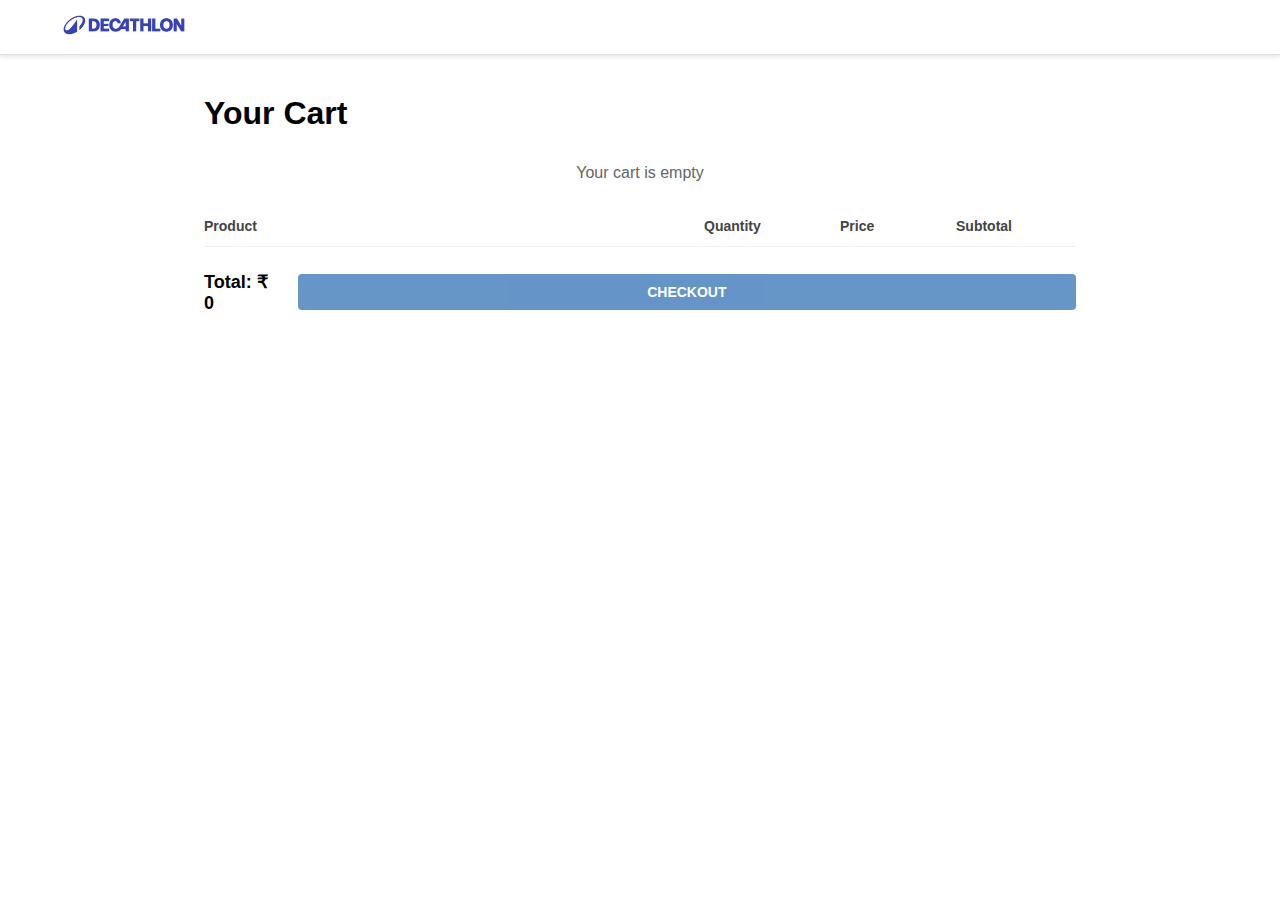
<file: cart.html>
<!doctype html>
<html lang="en">
<head>
  <meta charset="UTF-8" />
  <meta name="viewport" content="width=device-width,initial-scale=1.0" />
  <title>Cart - Decathlon</title>
  <link rel="stylesheet" href="https://cdnjs.cloudflare.com/ajax/libs/font-awesome/6.0.0/css/all.min.css">
  <link rel="stylesheet" href="css/style.css">
</head>
<body>
  <nav class="navbar"><div class="nav-container"><a href="index.html" class="logo"><img src="assets/images/logo.png" alt="Decathlon"></a></div></nav>
  <main class="cart-page">
      <h1>Your Cart</h1>
      <div id="emptyCartMsg" class="empty-msg">Your cart is empty</div>
      <div class="cart-table-header">
        <span>Product</span>
        <span>Quantity</span>
        <span>Price</span>
        <span>Subtotal</span>
      </div>
      <div id="cartItems" class="cart-items"></div>
      <div class="cart-summary">
        <div>Total: <span id="cartTotal">₹ 0</span></div>
        <button id="checkoutBtn" class="primary-btn">CHECKOUT</button>
      </div>
    </main>

    <script src="script/cart.js"></script>
</body>
</html>
</file>
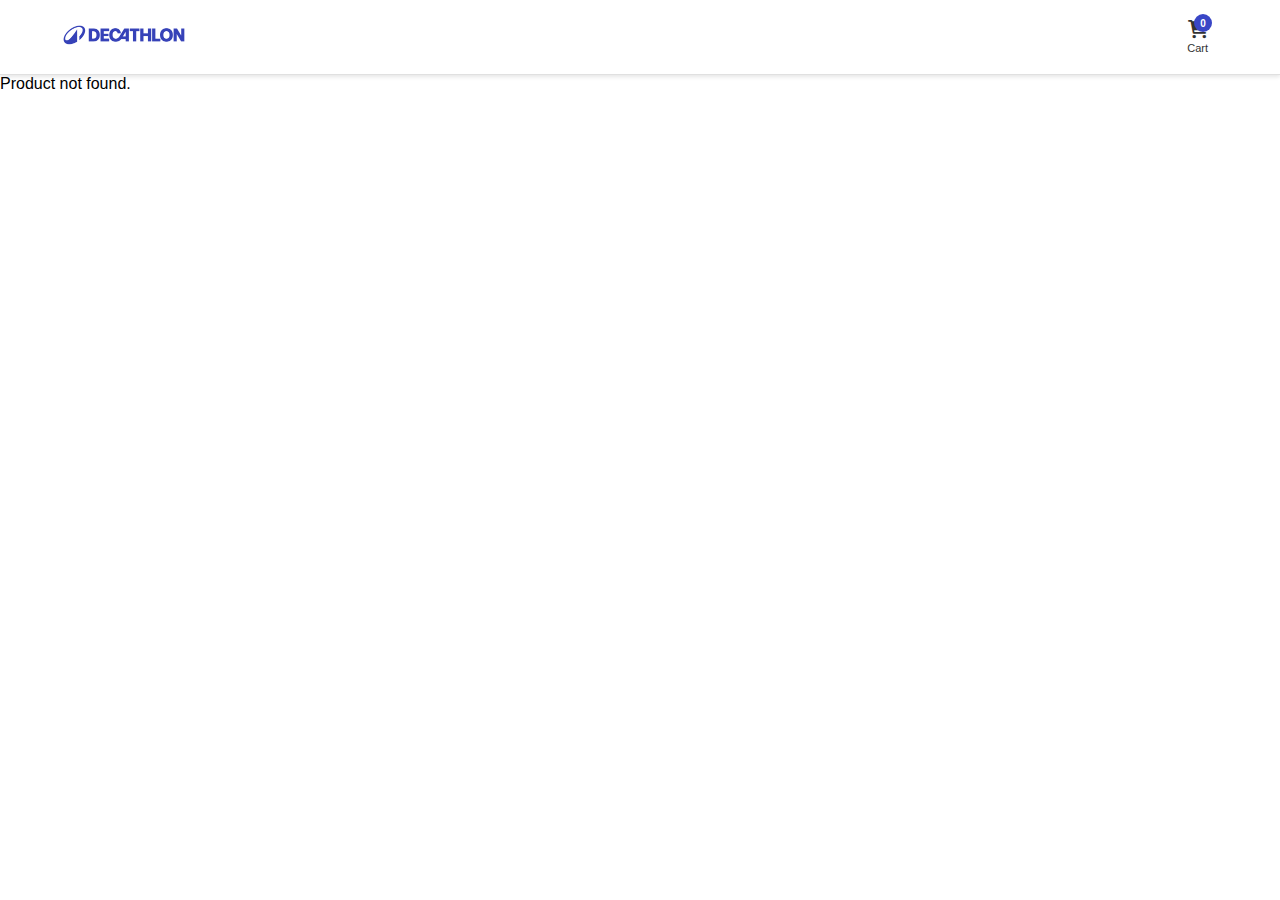
<file: product.html>
<!doctype html>
<html lang="en">
  <head>
    <meta charset="UTF-8" />
    <meta name="viewport" content="width=device-width, initial-scale=1.0" />
    <title>Product Details - Decathlon</title>
    <link rel="stylesheet" href="css/style.css">
    <link rel="stylesheet" href="https://cdnjs.cloudflare.com/ajax/libs/font-awesome/6.0.0/css/all.min.css">
  </head>
  <body>
    <nav class="navbar">
      <div class="nav-container">
        <div class="logo"><a href="index.html"><img src="assets/images/logo.png" alt="Decathlon"></a></div>
        <div class="nav-right">
          <div class="nav-item cart-item">
            <i class="fas fa-shopping-cart"></i>
            <span>Cart</span>
            <span class="cart-count" id="cartCount">0</span>
          </div>
        </div>
      </div>
    </nav>

    <main class="product-detail" id="productDetail">  
      <!-- Content loaded via JS -->
    </main>

    <script src="script/product.js"></script>
  </body>
</html>
</file>
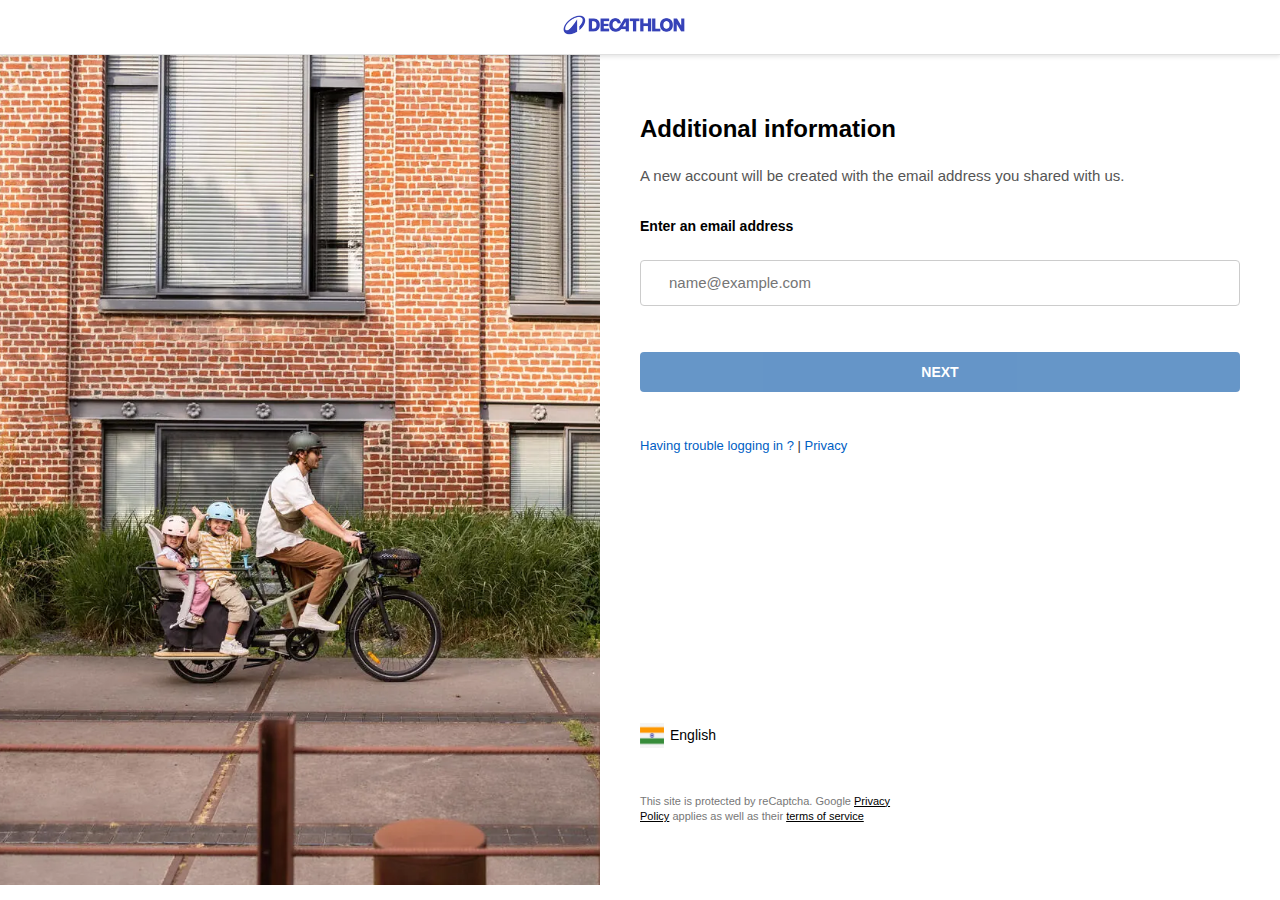
<file: signin.html>
<!doctype html>
<html lang="en">
  <head>
    <meta charset="UTF-8" />
    <meta name="viewport" content="width=device-width, initial-scale=1.0" />
    <title>Sign In - Decathlon</title>
    <link rel="stylesheet" href="https://cdnjs.cloudflare.com/ajax/libs/font-awesome/6.0.0/css/all.min.css">
    <link rel="stylesheet" href="css/style.css">
  </head>
  <body>
    <nav class="navbar"><div class="nav-container"><a href="index.html" class="logo"><img src="assets/images/logo.png" style="margin-left: 500px;" alt="Decathlon"></a></div></nav>
    <div class="login-wrapper">
      <div class="login-left">
        <img src="assets/images/signimage.png" alt="Cycling family banner">
      </div>
      <div class="login-right">
        <h2 class="login-heading">Additional information</h2>
        <p class="login-sub">A new account will be created with the email address you shared with us.</p>
        <label for="emailInput" class="login-label">Enter an email address</label>
        <div class="input-wrapper" id="emailWrapper">
          <input type="email" id="emailInput" placeholder="name@example.com" required>
          <i class="fa fa-check"></i>
        </div>
        <button class="primary-btn login-next" id="nextBtn" disabled>NEXT</button>

        <div class="login-footer-links">
          <a href="#">Having trouble logging in ?</a>
          <span> | </span>
          <a href="#">Privacy</a>
        </div>

        <div class="login-lang"><img src="assets/images/indiaflag.png" alt="IN" width="24"> English</div>
        <small class="recaptcha-note">This site is protected by reCaptcha. Google <a href="#">Privacy Policy</a> applies as well as their <a href="#">terms of service</a></small>
      </div>
    </div>

    <script src="script/signin.js"></script>
  </body>
</html>
</file>
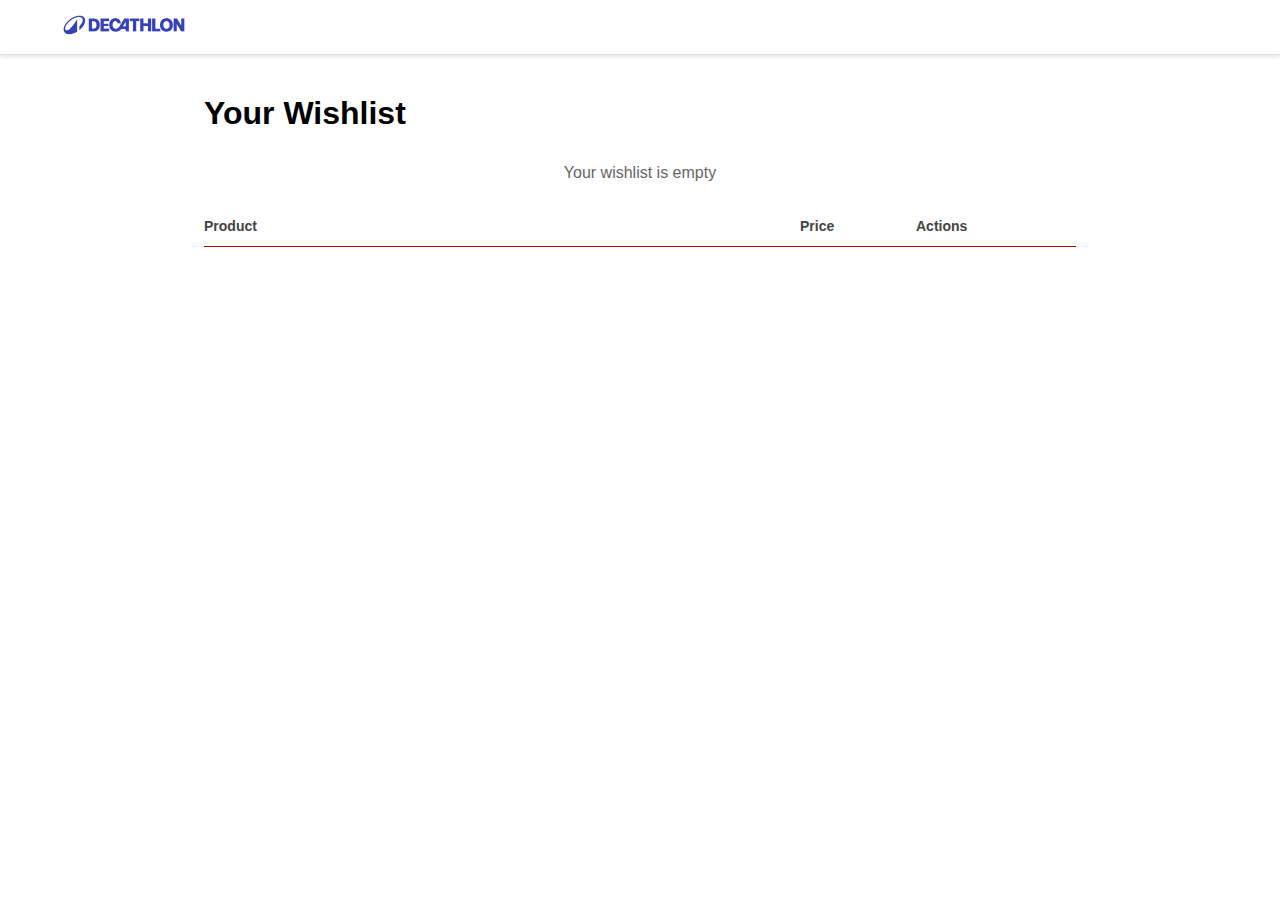
<file: wishlist.html>
<!doctype html>
<html lang="en">
<head>
  <meta charset="UTF-8" />

  <meta name="viewport" content="width=device-width,initial-scale=1.0" />
  <title>Wishlist - Decathlon</title>
  <link rel="stylesheet" href="https://cdnjs.cloudflare.com/ajax/libs/font-awesome/6.0.0/css/all.min.css">
  <link rel="stylesheet" href="css/style.css">
</head>
<body>
  <nav class="navbar"><div class="nav-container"><a href="index.html" class="logo"><img src="assets/images/logo.png" alt="Decathlon"></a></div></nav>
  <main class="wishlist-page">
    <h1>Your Wishlist</h1>
    <div id="emptyWishMsg" class="empty-msg">Your wishlist is empty</div>
    <div class="wish-table-header">
      <span>Product</span>
      <span>Price</span>
      <span>Actions</span>
    </div>
    <div id="wishItems" class="wish-items"></div>
  </main>

  <script src="script/wishlist.js"></script>
</body>
</html>
</file>
<file: css/style.css>
* {
  margin: 0;
  padding: 0;
  box-sizing: border-box;
}

body {
  font-family: 'Arial', sans-serif;
  background-color: #FFFFFF;
}

.navbar {
  background-color: white;
  border-bottom: 1px solid #e0e0e0;
  position: sticky;
  top: 0;
  z-index: 1000;
  box-shadow: 0 2px 4px rgba(0, 0, 0, 0.1);
}

.nav-container {
  display: flex;
  align-items: center;
  justify-content: space-between;
  padding: 12px 20px;
  max-width: 1200px;
  margin: 0 auto;
}

/* All Sports Menu */
.all-sports-menu {
  display: flex;
  align-items: center;
  gap: 18px;
  cursor: pointer;
  padding: 8px 12px;
  border-radius: 4px;
  transition: background-color 0.3s ease;
}

.all-sports-menu:hover {
  background-color: #f0f0f0;
}

.menu-toggle {
  background: none;
  border: none;
  cursor: pointer;
  display: flex;
  flex-direction: column;
  gap: 3px;
}

.hamburger-line {
  width: 20px;
  height: 2px;
  background-color: #333;
  transition: all 0.3s ease;
}

.menu-text {
  font-size: 16px;
  color: #000000;
  line-height: 1.2;
  font-weight: 1rem;
  font-family: arial;
}

/* Logo */
.logo img {
  width: 8rem;

}

/* Search Container */
.search-container {
  position: relative;
  z-index: 1100;
  display: flex;
  align-items: center;
}

.search-input {
  width: 100%;
  height: 38px;
  padding: 0 48px 0 44px;
  /* space for icons */
  border: none;
  border-radius: 999px;
  background: #f5f5f6;
  font-size: 14px;
  outline: none;
  transition: background 0.3s ease;
}

.search-input:focus {
  background: #ffffff;
}

.search-btn {
  position: absolute;
  left: 16px;
  top: 50%;
  transform: translateY(-50%);
  background: none;
  border: none;
  color: #666;
  font-size: 16px;
  pointer-events: none;
  /* icon only */
}

.search-modal {
  position: absolute;
  top: 110%;
  left: 50%;
  transform: translateX(-50%);
  width: 700px;
  /* widened for closer Decathlon match */
  max-height: 70vh;
  overflow-y: auto;
  background: #fff;
  border: 1px solid #e0e0e0;
  border-radius: 8px;
  box-shadow: 0 4px 18px rgba(0, 0, 0, 0.14);
  padding: 20px;
  display: none;
  /* toggled by JS */
  animation: fadeIn .15s ease-out;
}

@keyframes fadeIn {
  from {
    opacity: 0;
    transform: translate(-50%, -10px);
  }

  to {
    opacity: 1;
    transform: translate(-50%, 0);
  }
}

.search-modal-header {
  display: flex;
  justify-content: flex-end;
  margin-bottom: 6px;
  margin-bottom: 8px;
}

.close-modal-btn {
  background: none;
  border: none;
  font-size: 18px;
  cursor: pointer;
  color: #666;
}

.search-modal-column {
  flex: 1;
}

.search-modal-content-wrapper-default,
.search-modal-content-wrapper-results {
  display: flex;
  gap: 24px;
}

.trending-searches-column,
.recently-viewed-column,
.collections-column,
.products-column {
  flex: 1;
}

.search-modal-column h4 {
  font-size: 18px;
  /* larger heading */
  font-size: 14px;
  font-weight: 700;
  color: #333;
  margin-bottom: 10px;
  text-transform: uppercase;
}

.trending-tags {
  display: flex;
  flex-wrap: wrap;
  gap: 8px;
}

.trend-tag {
  background: #f5f5f5;
  border: 1px solid #e0e0e0;
  padding: 4px 10px;
  border-radius: 20px;
  font-size: 12px;
  cursor: pointer;
  transition: background .2s;
}

.trend-tag:hover {
  background: #e0e0e0;
}

.recently-viewed-products-wrapper {
  position: relative;
  padding-top: 4px;
}

.recently-viewed-products {
  display: flex;
  gap: 12px;
  overflow-x: auto;
  padding-bottom: 6px;
}

.product-card-small {
  width: 140px;
  flex: 0 0 auto;
  background: #fff;
  border: 1px solid #e5e5e5;
  border-radius: 6px;
  overflow: hidden;
  box-shadow: 0 2px 6px rgba(0, 0, 0, 0.06);
  transition: transform .2s;
  font-size: 13px;
}

.product-card-small:hover {
  transform: translateY(-4px);
}

.product-card-small img {
  height: 110px;
}

.product-rating-small {
  position: absolute;
  top: 6px;
  left: 6px;
  background: rgba(0, 0, 0, 0.7);
  color: #fff;
  font-size: 11px;
  padding: 2px 4px;
  border-radius: 3px;
}

.product-title-small {
  white-space: nowrap;
  overflow: hidden;
  text-overflow: ellipsis;
  font-size: 12px;
}

.product-price-small {
  font-weight: 600;
  font-size: 13px;
}

.recent-arrow {
  position: absolute;
  top: 50%;
  transform: translateY(-50%);
  background: #fff;
  border: 1px solid #ccc;
  border-radius: 50%;
  width: 28px;
  height: 28px;
  display: flex;
  align-items: center;
  justify-content: center;
  cursor: pointer;
  z-index: 2;
}

.recent-arrow.left {
  left: -12px;
}

.recent-arrow.right {
  right: -12px;
}

.search-results {
  display: flex;
  flex-direction: column;
  gap: 8px;
}

.search-result-item {
  cursor: pointer;
  padding: 4px 0;
}

.search-modal-footer {
  margin-top: 12px;
  text-align: right;
}

.explore-all-link {
  font-size: 13px;
  color: #0074c8;
  text-decoration: none;
}

.explore-all-link i {
  margin-left: 4px;
}

/* Delivery Location */
.delivery-location {
  display: flex;
  align-items: center;
  padding: 8px 12px;
  cursor: pointer;
  border-radius: 4px;
  transition: background-color 0.3s ease;
}

.delivery-location:hover {
  background-color: #f0f0f0;
}

.location-text {
  display: flex;
  flex-direction: column;
  text-align: left;
}

.location-label {
  font-size: 11px;
  color: #666;
  font-weight: 500;
}

.location-code {
  font-size: 12px;
  color: #333;
  font-weight: bold;
}

/* Right Navigation */
.nav-right {
  display: flex;
  align-items: center;
  gap: 20px;
}

.nav-item {
  display: flex;
  flex-direction: column;
  align-items: center;
  cursor: pointer;
  padding: 8px 12px;
  border-radius: 4px;
  transition: all 0.3s ease;
  position: relative;
}

.nav-item:hover {
  background-color: #f0f0f0;
  transform: translateY(-1px);
}

.nav-item i {
  font-size: 18px;
  color: #333;
  margin-bottom: 4px;
}

.nav-item span {
  font-size: 11px;
  color: #333;
  font-weight: 500;
}

.cart-item .cart-count {
  position: absolute;
  top: 2px;
  right: 8px;
  background-color: #3946C6;
  color: white;
  border-radius: 50%;
  width: 18px;
  height: 18px;
  display: flex;
  align-items: center;
  justify-content: center;
  font-size: 10px;
  font-weight: bold;
}

/* Dropdown Menu */
.dropdown-menu {
  position: absolute;
  top: 100%;
  left: 0;
  right: 0;
  background-color: white;
  border-top: 1px solid #e0e0e0;
  box-shadow: 0 4px 8px rgba(0, 0, 0, 0.1);
  opacity: 0;
  visibility: hidden;
  transform: translateY(-10px);
  transition: all 0.3s ease;
}

.dropdown-menu.active {
  opacity: 1;
  visibility: visible;
  transform: translateY(0);
}

.dropdown-content {
  display: flex;
  max-width: 1200px;
  margin: 0 auto;
  padding: 30px 20px;
  gap: 50px;
}

.sports-category h3 {
  color: #0082c3;
  font-size: 16px;
  margin-bottom: 15px;
  font-weight: bold;
}

.sports-category ul {
  list-style: none;
}

.sports-category li {
  margin-bottom: 8px;
}

.sports-category a {
  text-decoration: none;
  color: #333;
  font-size: 14px;
  transition: color 0.3s ease;
}

.sports-category a:hover {
  color: #0082c3;
}

/* Responsive Design */
@media (max-width: 768px) {
  .nav-container {
    padding: 10px 15px;
  }

  .search-container {
    max-width: 200px;
    margin: 0 10px;
  }

  .nav-right {
    gap: 10px;
  }

  .nav-item span {
    display: none;
  }

  .delivery-location {
    display: none;
  }

  .dropdown-content {
    flex-direction: column;
    gap: 20px;
  }
}

@media (max-width: 480px) {
  .logo img {
    height: 30px;
  }

  .search-container {
    max-width: 150px;
  }

  .nav-right {
    gap: 5px;
  }

  .nav-item {
    padding: 4px 6px;
  }
}

/* Login Page */
.login-wrapper {
  display: flex;
  min-height: calc(100vh - 72px);
  /* account for navbar */
}

.login-left {
  flex: 1;
}

.login-left img {
  width: 100%;
  height: 100%;
  object-fit: cover;
}

.login-right {
  flex: 1;
  display: flex;
  flex-direction: column;
  justify-content: center;
  padding: 0 48px;
  background: #ffffff;
}

.login-logo {
  width: 160px;
  align-self: center;
  /* center horizontally */
  margin-bottom: 24px;
}

.login-heading {
  font-size: 24px;
  font-weight: 600;
  margin-bottom: 12px;
}

.login-sub {
  font-size: 14px;
  color: #555;
  margin-bottom: 24px;
}

.login-label {
  font-size: 13px;
  font-weight: 600;
  margin-bottom: 4px;
  display: block;
}

.input-wrapper {
  position: relative;
  display: flex;
  align-items: center;
  margin-bottom: 24px;
}

.input-wrapper input {
  flex: 1;
  padding: 12px 40px 12px 16px;
  font-size: 14px;
  border: 1px solid #c7c7c7;
  border-radius: 4px;
  outline: none;
  transition: border-color .2s;
}

.input-wrapper input:focus {
  border-color: #2E39C2;
}

.input-wrapper i {
  position: absolute;
  right: 12px;
  color: #2E39C2;
  font-size: 18px;
  display: none;
}

.input-wrapper.valid i {
  display: block;
}

.primary-btn {
  width: 100%;
  padding: 12px;
  background: #2E39C2;
  border: none;
  color: #fff;
  font-weight: 600;
  border-radius: 4px;
  cursor: pointer;
  transition: opacity .2s;
}

.primary-btn:disabled {
  opacity: 0.4;
  cursor: not-allowed;
}

.login-footer-links {
  margin-top: 24px;
  font-size: 12px;
}

.login-footer-links a {
  color: #000;
  text-decoration: none;
}

.login-footer-links a:hover {
  text-decoration: underline;
}

.login-lang {
  margin-top: 24px;
  font-size: 14px;
  display: flex;
  align-items: center;
  gap: 8px;
}

.recaptcha-note {
  margin-top: 24px;
  font-size: 10px;
  color: #666;
  width: 80%;
}

.recaptcha-note a {
  color: #000;
}

@media(max-width:768px) {
  .login-wrapper {
    flex-direction: column;
  }

  .login-left {
    height: 220px;
  }
}

/* Hero Banner */
.hero-banner {
  background: linear-gradient(135deg, #2E39C2 0%, #2E39C2 50%, #2E39C2 100%);
  color: white;
  padding: 40px 20px;
}

.hero-container {
  display: flex;
  align-items: center;
  justify-content: space-between;
  max-width: 1400px;
  margin: 0 auto;
  gap: 40px;
}

.hero-left {
  flex: 1;
}

.hero-title {
  font-size: 48px;
  font-weight: 300;
  line-height: 1.2;
}

.offers-text {
  color: #4ade80;
  font-weight: 600;
}

.hero-center {
  flex: 2;
}

.coupon-cards {
  display: flex;
  gap: 20px;
}

.coupon-card {
  background: white;
  color: #333;
  padding: 24px;
  border-radius: 16px;
  flex: 1;
  position: relative;
  box-shadow: 0 8px 32px rgba(0, 0, 0, 0.1);
}

.coupon-tag {
  position: absolute;
  top: -8px;
  left: 20px;
  background: #4c63d2;
  color: white;
  padding: 4px 12px;
  border-radius: 4px;
  font-size: 11px;
  font-weight: 600;
}

.coupon-amount {
  font-size: 24px;
  font-weight: 700;
  margin: 16px 0 8px;
  color: #333;
}

.off-text {
  font-size: 16px;
  color: #666;
}

.coupon-condition {
  font-size: 12px;
  color: #666;
  margin-bottom: 16px;
}

.use-code {
  font-size: 11px;
  color: #666;
  margin-bottom: 4px;
}

.coupon-code {
  background: #2E39C2;
  color: white;
  padding: 8px 16px;
  border-radius: 6px;
  font-weight: 600;
  font-size: 16px;
  text-align: center;
}

.hero-right {
  flex: 1;
  text-align: center;
}

.app-download-title {
  font-size: 18px;
  font-weight: 600;
  margin-bottom: 16px;
}

.app-buttons {
  display: flex;
  flex-direction: column;
  gap: 8px;
  align-items: center;
}

.app-btn {
  display: block;
  border-radius: 8px;
  overflow: hidden;
  transition: transform 0.2s;
}

.app-btn:hover {
  transform: translateY(-2px);
}

.app-btn img {
  display: block;
  width: 140px;
  height: 30px;
  object-fit: cover;
}

/* Categories Section */
.categories-section {
  background: white;
  padding: 40px 20px;
}

.categories-container {
  display: flex;
  justify-content: space-between;
  align-items: center;
  max-width: 1400px;
  margin: 0 auto;
  gap: 20px;
}

.category-item {
  display: flex;
  flex-direction: column;
  align-items: center;
  gap: 12px;
  cursor: pointer;
  transition: transform 0.2s;
}

.category-item:hover {
  transform: translateY(-4px);
}

.category-image {
  width: 100px;
  height: 100px;
  border-radius: 50%;
  overflow: hidden;
  border: 3px solid #f0f0f0;
  display: flex;
  align-items: center;
  justify-content: center;
}

.category-image img {
  width: 100%;
  height: 100%;
  object-fit: cover;
}

.sale-badge {
  background: #f5f5f5;
  border-color: #ff4444;
}

.sale-text {
  font-size: 18px;
  font-weight: 700;
  color: #ff4444;
  transform: rotate(-15deg);
}

.category-name {
  font-size: 14px;
  font-weight: 500;
  color: #333;
  text-align: center;
}

/* Yoga Banner */
.yoga-banner {
  position: relative;
  height: 400px;
  overflow: hidden;
  margin: 20px;
  border-radius: 16px;
}

.yoga-container {
  position: relative;
  width: 100%;
}

.yoga-background {
  position: absolute;
  top: 0;
  left: 0;
  width: 100%;
  height: 100%;
}

.yoga-background img {
  width: 100%;
  object-fit: cover;
}

/* Responsive Design */
@media (max-width: 1200px) {
  .hero-container {
    flex-direction: column;
    text-align: center;
    gap: 30px;
  }

  .categories-container {
    flex-wrap: wrap;
    justify-content: center;
  }
}

@media (max-width: 768px) {
  .header-container {
    flex-wrap: wrap;
    gap: 12px;
  }

  .header-center {
    order: 3;
    width: 100%;
    margin: 0;
  }

  .user-actions {
    gap: 8px;
  }

  .action-btn span {
    display: none;
  }

  .hero-title {
    font-size: 32px;
  }

  .coupon-cards {
    flex-direction: column;
  }

  .yoga-title {
    font-size: 32px;
  }

  .categories-container {
    grid-template-columns: repeat(4, 1fr);
    gap: 16px;
  }

  .category-image {
    width: 80px;
    height: 80px;
  }
}

@media (max-width: 480px) {
  .hero-banner {
    padding: 20px;
  }

  .categories-section {
    padding: 20px;
  }

  .yoga-banner {
    margin: 10px;
  }

  .categories-container {
    grid-template-columns: repeat(2, 1fr);
  }
}

.banner-slider {
  position: relative;
  width: 100%;
  max-height: 400px;
  overflow: hidden;
  margin: 0 auto;
  display: flex;
  align-items: center;
  justify-content: center;
}

.banner-slider img {
  width: 100%;
  height: auto;
  display: block;
}

.yoga-slider-container {
  position: relative;
  width: 100%;
  height: 400px;
  overflow: hidden;
  display: flex;
  align-items: center;
  justify-content: center;
}

.yoga-slider-container img {
  width: 100%;
  object-fit: cover;
  display: block;
}

.yoga-slider-container .banner-arrow {
  position: absolute;
  top: 50%;
  transform: translateY(-50%);
  background: #fff;
  border: none;
  border-radius: 50%;
  width: 40px;
  height: 40px;
  font-size: 2rem;
  color: #333;
  cursor: pointer;
  z-index: 2;
  opacity: 0.9;
  box-shadow: 0 2px 8px rgba(0, 0, 0, 0.12);
  transition: background 0.2s;
  display: flex;
  align-items: center;
  justify-content: center;
}

.yoga-slider-container .banner-arrow.left {
  left: 7px;
  margin-top: 1px
}

.yoga-slider-container .banner-arrow.right {
  right: 9px;
  margin-top: 1px;
}

.sports-slider-section {
  margin: 40px 0;
  padding: 0 20px;
}

.sports-slider-container {
  position: relative;
  display: flex;
  align-items: center;
  width: 100%;
  overflow: hidden;
}

.sports-slider {
  display: flex;
  gap: 0;
  overflow-x: auto;
  scroll-behavior: smooth;
  width: 100%;
  padding: 16px 0;
}

.sports-slide {
  min-width: 180px;
  max-width: 180px;
  flex: 0 0 auto;
  text-align: center;
}

.sports-slide img {
  width: 150px;
  object-fit: cover;
  border-radius: 5px;
  box-shadow: 0 2px 6px rgba(0, 0, 0, 0.1);
}

.sports-label {
  margin-top: 8px;
  font-size: 18px;
  font-weight: 500;
}

.sports-arrow {
  position: absolute;
  top: 50%;
  transform: translateY(-50%);
  background: #fff;
  border: none;
  border-radius: 50%;
  width: 28px;
  height: 28px;
  font-size: 1.1rem;
  color: #333;
  cursor: pointer;
  z-index: 2;
  opacity: 0.9;
  box-shadow: 0 2px 8px rgba(0, 0, 0, 0.12);
  display: flex;
  align-items: center;
  justify-content: center;
  transition: transform 0.2s, background 0.2s;
}

.sports-arrow:hover {
  background: #f0f0f0;
  transform: translateY(-50%) scale(1.15);
}

.sports-arrow.left {
  left: 0;
}

.sports-arrow.right {
  right: 0;
}

.slider-img {
  width: 1000px;
  margin: 0 auto;
  display: flex;
  justify-content: center;
  align-items: center;
}

.slider-img img {
  width: 1300px;
  justify-content: center;
  height: auto;
  display: block;
}

.product-slider-section {
  margin: 40px auto;
  max-width: 1400px;
  padding: 0 20px;
}

.product-slider-header {
  display: flex;
  justify-content: space-between;
  align-items: center;
  font-size: 20px;
  font-weight: 600;
  color: #4a4a4a;
  margin-bottom: 16px;
}

.product-slider-arrows {
  display: flex;
  gap: 8px;
}

.product-arrow {
  background: #fff;
  border: 1px solid #eee;
  border-radius: 50%;
  width: 32px;
  height: 32px;
  font-size: 1.2rem;
  color: #333;
  cursor: pointer;
  box-shadow: 0 2px 8px rgba(0, 0, 0, 0.08);
  display: flex;
  align-items: center;
  justify-content: center;
  transition: background 0.2s, transform 0.2s;
}

.product-arrow:hover {
  background: #f0f0f0;
  transform: scale(1.1);
}

.product-slider-container {
  overflow-x: auto;
  scroll-behavior: smooth;
}

.product-slider {
  display: flex;
  gap: 24px;
}

.product-card {
  background: #fff;
  border-radius: 8px;
  box-shadow: 0 2px 8px rgba(0, 0, 0, 0.06);
  width: 220px;
  min-width: 220px;
  padding-bottom: 12px;
  display: flex;
  flex-direction: column;
  align-items: stretch;
  overflow: hidden;
}

.product-img-badge {
  position: relative;
  width: 100%;
  height: 220px;
  border-radius: 8px 8px 0 0;
  overflow: hidden;
  background: #fff;
  display: flex;
  align-items: center;
  justify-content: center;
}

.product-img-badge img {
  width: 100%;
  height: 100%;
  object-fit: contain;
  background: #fff;
  display: block;
}

.badge {
  position: absolute;
  top: 0;
  right: auto;
  left: 0;
  background: #e6e6fa;
  color: #333;
  font-size: 13px;
  font-weight: 600;
  padding: 4px 10px;
  border-radius: 4px;
  z-index: 2;
  box-shadow: 0 1px 4px rgba(0, 0, 0, 0.08);
}

.badge.price-drop {
  background-color: #ffe082;
  color: #000;
  top: 10px;
  left: 10px;
  right: auto;
  padding: 5px 10px;
  border-radius: 5px;
}

.discount-text-badge {
  background-color: #ffe082;
  color: #000;
  padding: 2px 6px;
  border-radius: 3px;
  font-size: 12px;
  font-weight: bold;
}

.rating {
  position: absolute;
  left: 10px;
  bottom: 10px;
  background: #fff;
  color: #333;
  font-size: 15px;
  font-weight: 500;
  padding: 2px 10px;
  border-radius: 4px;
  box-shadow: 0 1px 4px rgba(0, 0, 0, 0.08);
  display: flex;
  align-items: center;
  gap: 4px;
}

.wishlist-btn {
  position: absolute;
  bottom: 12px;
  right: 12px;
  background: #fff;
  border: 2px solid #0050a4;
  /* blue ring like Decathlon */
  border-radius: 50%;
  width: 30px;
  height: 30px;
  display: flex;
  align-items: center;
  justify-content: center;
  color: #ccc;
  font-size: 1.2rem;
  cursor: pointer;
  box-shadow: 0 2px 6px rgba(0, 0, 0, 0.08);
  transition: color 0.2s, transform 0.15s;
}

.wishlist-btn i {
  pointer-events: none;
}

.wishlist-btn:hover {
  transform: scale(1.05);
  color: #e74c3c;
}

.wishlist-btn.active {
  background: #fff;
  border-color: #e74c3c;
  color: #e74c3c;
}

.product-info {
  padding: 16px 12px 0 12px;
  display: flex;
  flex-direction: column;
  gap: 6px;
}

.brand {
  font-weight: bold;
  font-size: 13px;
  color: #222;
}

.product-title {
  font-size: 13px;
  color: #444;
  white-space: nowrap;
  overflow: hidden;
  text-overflow: ellipsis;
}

.product-price {
  font-size: 15px;
  font-weight: 600;
  color: #222;
  margin: 4px 0;
}

.add-to-cart-btn {
  margin-top: 6px;
  padding: 6px 0;
  background: #fff;
  border: 1px solid #222;
  border-radius: 4px;
  font-size: 13px;
  font-weight: 600;
  color: #222;
  cursor: pointer;
  transition: background 0.2s, color 0.2s;
}

.add-to-cart-btn:hover {
  background: #222;
  color: #fff;
}

/* GLOBAL BUTTONS */
.primary-btn {
  background: #0050a4;
  color: #fff;
  padding: 12px 20px;
  border: none;
  border-radius: 4px;
  font-size: 14px;
  font-weight: 600;
  cursor: pointer;
  transition: background .25s;
}

.primary-btn:hover {
  background: #003f82;
}

.secondary-btn {
  background: #fff;
  border: 1px solid #ccc;
  padding: 11px 16px;
  border-radius: 4px;
  cursor: pointer;
  transition: background .25s, border .25s;
}

.secondary-btn:hover {
  background: #f5f5f5;
}

/* Curated Treks Section */
.curated-section {
  margin: 40px auto;
  max-width: 1400px;
  padding: 0 20px;
  position: relative
}

.curated-title {
  font-size: 20px;
  font-weight: 600;
  margin: 0 0 16px 8px;
  color: #4a4a4a
}

.curated-wrapper {
  position: relative
}

.curated-slider {
  display: flex;
  gap: 20px;
  overflow-x: auto;
  scroll-behavior: smooth;
  padding-bottom: 4px
}

.curated-card {
  flex: 0 0 240px;
  background: #fff;
  border-radius: 12px;
  box-shadow: 0 2px 8px rgba(0, 0, 0, .08);
  overflow: hidden
}

.curated-card img {
  width: 100%;
  height: 264px;
  object-fit: cover;
  display: block
}

.curated-info {
  display: none;
}

.curated-info h4 {
  font-size: 16px;
  margin: 0 0 4px;
  color: #222
}

.curated-info small {
  color: #666;
  font-size: 12px
}

.curated-arrow {
  position: absolute;
  top: 50%;
  transform: translateY(-50%);
  background: #fff;
  border: 1px solid #eee;
  border-radius: 50%;
  width: 32px;
  height: 32px;
  display: flex;
  align-items: center;
  justify-content: center;
  cursor: pointer;
  box-shadow: 0 2px 8px rgba(0, 0, 0, .08);
  transition: background .2s, transform .2s
}

.curated-arrow:hover {
  background: #f0f0f0;
  transform: scale(1.1)
}

.curated-arrow.left {
  left: -16px
}

.curated-arrow.right {
  right: -16px
}

/* PRODUCT DETAIL PAGE */
.detail-wrapper {
  display: flex;
  flex-wrap: wrap;
  gap: 48px;
  padding: 40px 5vw;
  max-width: 1200px;
  margin: 0 auto;
}

.detail-image {
  flex: 1 1 420px;
}

.detail-image img {
  width: 100%;
  border-radius: 8px;
  object-fit: cover;
}

.detail-info {
  flex: 1 1 340px;
  display: flex;
  flex-direction: column;
  gap: 12px;
}

.detail-info h2 {
  font-size: 24px;
  font-weight: 700;
  margin-bottom: 4px;
}

.detail-info .brand {
  color: #666;
  font-size: 14px;
  margin-bottom: 4px;
}

.detail-info .rating {
  font-size: 14px;
  color: #222;
}

.detail-info .rating i {
  color: #f7c942;
}

.detail-info .price {
  font-size: 22px;
  font-weight: 700;
  color: #222;
}

.discount-text-badge {
  background: #ffe8e8;
  color: #b60000;
  padding: 2px 6px;
  font-size: 12px;
  border-radius: 4px;
}

.detail-info .actions {
  display: flex;
  gap: 12px;
  margin: 16px 0;
}

@media(max-width: 768px) {
  .detail-wrapper {
    flex-direction: column;
  }

  .detail-image,
  .detail-info {
    flex: 1 1 100%;
  }
}

/* -------- GALLERY -------- */
.gallery-column {
  display: flex;
  gap: 14px;
}

.thumbs-col {
  display: flex;
  flex-direction: column;
  gap: 10px;
  width: 80px;
  max-height: 480px;
  overflow-y: auto;
}

.gallery-thumb {
  width: 100%;
  border: 1px solid #ddd;
  border-radius: 4px;
  cursor: pointer;
  object-fit: cover;
}

.gallery-thumb.active {
  border: 2px solid #0050a4;
}

.main-image-wrapper {
  flex: 1;
  display: flex;
  align-items: center;
  justify-content: center;
}

.main-image-wrapper img {
  width: 100%;
  border-radius: 8px;
  object-fit: contain;
}

/* -------- PRICE -------- */
.price-block {
  display: flex;
  align-items: center;
  gap: 8px;
  font-size: 22px;
  font-weight: 700;
}

.original-price {
  text-decoration: line-through;
  color: #888;
  font-size: 16px;
  font-weight: 400;
}

/* -------- SIZE GRID -------- */
.size-section h4 {
  font-size: 14px;
  font-weight: 600;
  margin: 16px 0 8px;
}

.size-grid {
  display: flex;
  flex-wrap: wrap;
  gap: 10px;
}

.size-btn {
  min-width: 44px;
  padding: 8px 14px;
  border: 1px solid #ccc;
  background: #fff;
  border-radius: 4px;
  font-size: 13px;
  cursor: pointer;
  transition: border .2s, background .2s;
}

.size-btn:hover {
  border-color: #0050a4;
}

.size-btn.selected {
  border-color: #0050a4;
  background: #e7f1ff;
}

/* --- SEARCH MODAL POLISH OVERRIDES --- */
.search-modal {
  width: 700px;
  padding: 24px;
  box-shadow: 0 2px 8px rgba(0, 0, 0, 0.1);
  border: 1px solid #ddd;
}

.search-modal-column h4 {
  font-size: 18px;
}

.trending-tags {
  gap: 12px;
}

.trend-tag {
  padding: 8px 16px;
  font-size: 14px;
}

.recent-arrow {
  width: 28px;
  height: 28px;
  background: #f1f1f1;
  border: none;
  color: #333;
}

.search-input::placeholder {
  color: #999;
  font-weight: 400;
}

/* --- END SEARCH POLISH --- */

/* ---------- CART PAGE ---------- */
.cart-page {
  padding: 40px 5vw;
  max-width: 1000px;
  margin: auto;
}

.cart-table-header,
.cart-row {
  display: grid;
  grid-template-columns: 1fr 120px 100px 120px;
  align-items: center;
  gap: 16px;
  padding: 12px 0;
  border-bottom: 1px solid #eee;
  font-size: 14px;
}

.cart-table-header {
  font-weight: 700;
  color: #444;
  margin-top: 24px;
}

.cart-items .cart-row:last-child {
  border-bottom: none;
}

.cart-prod-info {
  display: flex;
  align-items: center;
  gap: 16px;
}

.cart-prod-info img {
  width: 80px;
  height: 80px;
  object-fit: cover;
  border: 1px solid #ddd;
  border-radius: 6px;
}

.cart-prod-name {
  font-weight: 600;
  white-space: nowrap;
  overflow: hidden;
  text-overflow: ellipsis;
  max-width: 220px;
}

.cart-prod-brand {
  font-size: 12px;
  color: #666;
  margin-top: 2px;
}

.remove-btn {
  background: none;
  border: none;
  color: #d00;
  font-size: 12px;
  cursor: pointer;
  margin-top: 6px;
}

.cart-qty {
  display: flex;
  align-items: center;
  gap: 8px;
}

.qty-dec,
.qty-inc {
  width: 26px;
  height: 26px;
  border: 1px solid #ccc;
  background: #fff;
  border-radius: 4px;
  cursor: pointer;
  font-size: 16px;
  line-height: 24px;
  text-align: center;
}

.qty-val {
  min-width: 24px;
  text-align: center;
}

.cart-price,
.cart-subtotal {
  font-weight: 600;
}

.cart-summary {
  display: flex;
  justify-content: flex-end;
  align-items: center;
  gap: 24px;
  margin-top: 24px;
  font-size: 18px;
  font-weight: 700;
}

.cart-summary .primary-btn {
  padding: 10px 24px;
  font-size: 14px;
}

.empty-msg {
  margin-top: 32px;
  font-size: 16px;
  color: #666;
  text-align: center;
}

/* ---------- END CART PAGE ---------- */

/* ---------- WISHLIST PAGE ---------- */
.wishlist-page {
  padding: 40px 5vw;
  max-width: 1000px;
  margin: auto;
}

.wish-table-header,
.wish-row {
  display: grid;
  grid-template-columns: 1fr 100px 160px;
  align-items: center;
  gap: 16px;
  padding: 12px 0;
  border-bottom: 1px solid #b80000;
  font-size: 14px;
}

.wish-table-header {
  font-weight: 700;
  color: #444;
  margin-top: 24px;
}

.wish-items .wish-row:last-child {
  border-bottom: none;
}

.wish-prod-info {
  display: flex;
  align-items: center;
  gap: 16px;
}

.wish-prod-info img {
  width: 80px;
  height: 80px;
  object-fit: cover;
  border: 1px solid #ddd;
  border-radius: 6px;
}

.wish-prod-name {
  font-weight: 600;
  white-space: nowrap;
  overflow: hidden;
  text-overflow: ellipsis;
  max-width: 280px;
}

.wish-price {
  font-weight: 600;
}

.wish-actions {
  display: flex;
  gap: 10px;
}

.wish-actions .add-cart-btn {
  padding: 6px 14px;
  font-size: 12px;
}

/* ---------- END WISHLIST PAGE ---------- */

/* ---------- TOAST NOTIFICATION ---------- */
#toastContainer {
  position: fixed;
  top: 20px;
  right: 20px;
  z-index: 3000;
  display: flex;
  flex-direction: column;
  gap: 10px;
}

.toast {
  background: #28a745;
  color: #fff;
  padding: 10px 16px;
  border-radius: 4px;
  font-size: 14px;
  box-shadow: 0 2px 6px rgba(0, 0, 0, 0.15);
  opacity: 0;
  transform: translateY(-10px);
  animation: toastFade 0.25s forwards;
}

@keyframes toastFade {
  to {
    opacity: 1;
    transform: translateY(0);
  }
}

/* ---------- END TOAST NOTIFICATION ---------- */

/* ---------- LOGIN PAGE ---------- */
.login-wrapper {
  display: flex;
  min-height: calc(100vh - 70px);
}

.login-left {
  flex: 1;
}

.login-left img {
  width: 100%;
  height: 100%;
  object-fit: cover;
}

.login-right {
  width: 420px;
  max-width: 100%;
  padding: 60px 40px;
  display: flex;
  flex-direction: column;
  gap: 22px;
}

.login-logo {
  width: 120px;
  margin-bottom: 10px;
}

.login-heading {
  font-size: 24px;
  font-weight: 600;
  margin: 0;
}

.login-sub {
  color: #555;
  margin: 0;
  font-size: 15px;
  line-height: 1.4;
}

.login-label {
  font-weight: 600;
  font-size: 14px;
  margin-top: 10px;
  margin-bottom: 4px;
  display: block;
}

.input-wrapper {
  display: flex;
  align-items: center;
  border: 1px solid #ccc;
  border-radius: 4px;
  padding: 0 12px;
}

.input-wrapper input {
  flex: 1;
  border: none;
  height: 44px;
  font-size: 15px;
  outline: none;
}

.input-wrapper i {
  color: #28a745;
  display: none;
}

.input-wrapper.valid {
  border-color: #28a745;
}

.input-wrapper.valid i {
  display: block;
}

.primary-btn.login-next {
  width: 100%;
  padding: 12px 0;
}

.primary-btn[disabled] {
  opacity: 0.6;
  cursor: not-allowed;
}

.login-footer-links {
  font-size: 13px;
  color: #0060c4;
}

.login-footer-links a {
  color: #0060c4;
  text-decoration: none;
}

.login-footer-links span {
  color: #333;
}

.login-lang {
  margin-top: auto;
  font-size: 14px;
  display: flex;
  align-items: center;
  gap: 6px;
}

.recaptcha-note {
  font-size: 11px;
  color: #777;
  max-width: 280px;
  line-height: 1.4;
}

/* ---------- END LOGIN PAGE ---------- */

/* --- FULL-WIDTH BANNER (homepage) --- */
.full-width-banner {
  width: 100%;
  display: block;
  margin: 20px 0;
  object-fit: cover;
}

/* ---------- FOOTER ---------- */
.site-footer {
  background: #f9f9f9;
  color: #333;
  font-size: 14px;
  margin-top: 40px;
  line-height: 1.5;
}
.site-footer .container {
  max-width: 1200px;
  margin: auto;
  padding: 0 20px;
}
/* Promise bar */
.promise-bar {
  display: flex;
  flex-wrap: wrap;
  justify-content: space-between;
  align-items: center;
  padding: 24px 0;
  border-bottom: 1px solid #e0e0e0;
}
.promise-item {
  display: flex;
  align-items: center;
  gap: 8px;
  font-weight: 600;
  margin: 8px 0;
}
.promise-item i {
  color: #0050a4;
}
.app-promo {
  text-align: right;
  margin: 8px 0;
}
.app-title {
  font-weight: 600;
  margin-bottom: 6px;
}
.app-buttons img {
  height: 38px;
  margin-left: 6px;
}
/* Link columns */
.footer-links {
  display: flex;
  flex-wrap: wrap;
  gap: 40px;
  padding: 32px 0;
}
.link-col {
  min-width: 160px;
}
.link-col h4 {
  font-size: 16px;
  font-weight: 700;
  margin-bottom: 12px;
}
.link-col ul {
  list-style: none;
  padding: 0;
  margin: 0;
}
.link-col ul li {
  margin: 6px 0;
}
.link-col a {
  color: #333;
  text-decoration: none;
}
.link-col a:hover {
  color: #0050a4;
}
/* Social column */
.social-icons {
  display: flex;
  gap: 12px;
  margin-bottom: 12px;
}
.social-icons a {
  font-size: 20px;
  color: #333;
}
.social-icons a:hover {
  color: #0050a4;
}
.mini-title {
  font-size: 14px;
  font-weight: 600;
  margin: 14px 0 6px;
}
.pill-link {
  display: inline-block;
  padding: 6px 14px;
  background: #f5f5f5;
  border-radius: 4px;
  font-size: 14px;
  color: #0050a4;
  margin-bottom: 10px;
  text-decoration: none;
}
/* Countries dropdown */
.countries-dropdown {
  position: relative;
  display: inline-block;
}
#countryToggle.pill {
  cursor: pointer;
}
.country-list {
  display: none;
  position: absolute;
  right: 0;
  top: 110%;
  background: #fff;
  border: 1px solid #ddd;
  box-shadow: 0 2px 6px rgba(0,0,0,.1);
  max-height: 260px;
  overflow-y: auto;
  list-style: none;
  margin: 0;
  padding: 6px 0;
  z-index: 200;
}
.country-list li {
  padding: 6px 16px;
  white-space: nowrap;
  font-size: 14px;
}
.country-list li:hover {
  background: #f5f5f5;
}
.country-list.show {
  display: block;
}

/* Bottom */
.footer-bottom {
  display: flex;
  flex-wrap: wrap;
  justify-content: space-between;
  align-items: center;
  padding: 20px 0;
  border-top: 1px solid #e0e0e0;
}
.secure {
  font-weight: 700;
  display: flex;
  align-items: center;
  gap: 8px;
}
.secure .sub {
  font-weight: 400;
  font-size: 12px;
  color: #777;
}
.payment-icons i {
  font-size: 28px;
  margin: 0 6px;
  color: #555;
}
.site-map {
  color: #0050a4;
  margin: 8px 12px;
  text-decoration: none;
}
.countries {
  font-size: 14px;
}
.countries .pill {
  display: inline-block;
  padding: 4px 10px;
  background: #0050a4;
  color: #fff;
  border-radius: 20px;
  font-size: 12px;
}
/* Copyright */
.site-footer copyright, .site-footer .copyright {
  text-align: center;
  font-size: 13px;
  padding: 12px 0;
  background: #f1f1f1;
  margin: 0;
}
/* Responsive */
@media (max-width: 768px) {
  .promise-bar {
    flex-direction: column;
    align-items: flex-start;
  }
  .app-promo {
    text-align: left;
  }
  .footer-links {
    gap: 24px;
  }
  .link-col {
    flex: 1 1 45%;
  }
  .footer-bottom {
    flex-direction: column;
    gap: 16px;
    align-items: flex-start;
  }
}


@media(max-width:768px) {
  .gallery-column {
    flex-direction: column;
  }

  .thumbs-col {
    flex-direction: row;
    width: auto;
    max-height: none;
    overflow-x: auto;
  }

  .gallery-thumb {
    width: 60px;
  }
}
</file>
